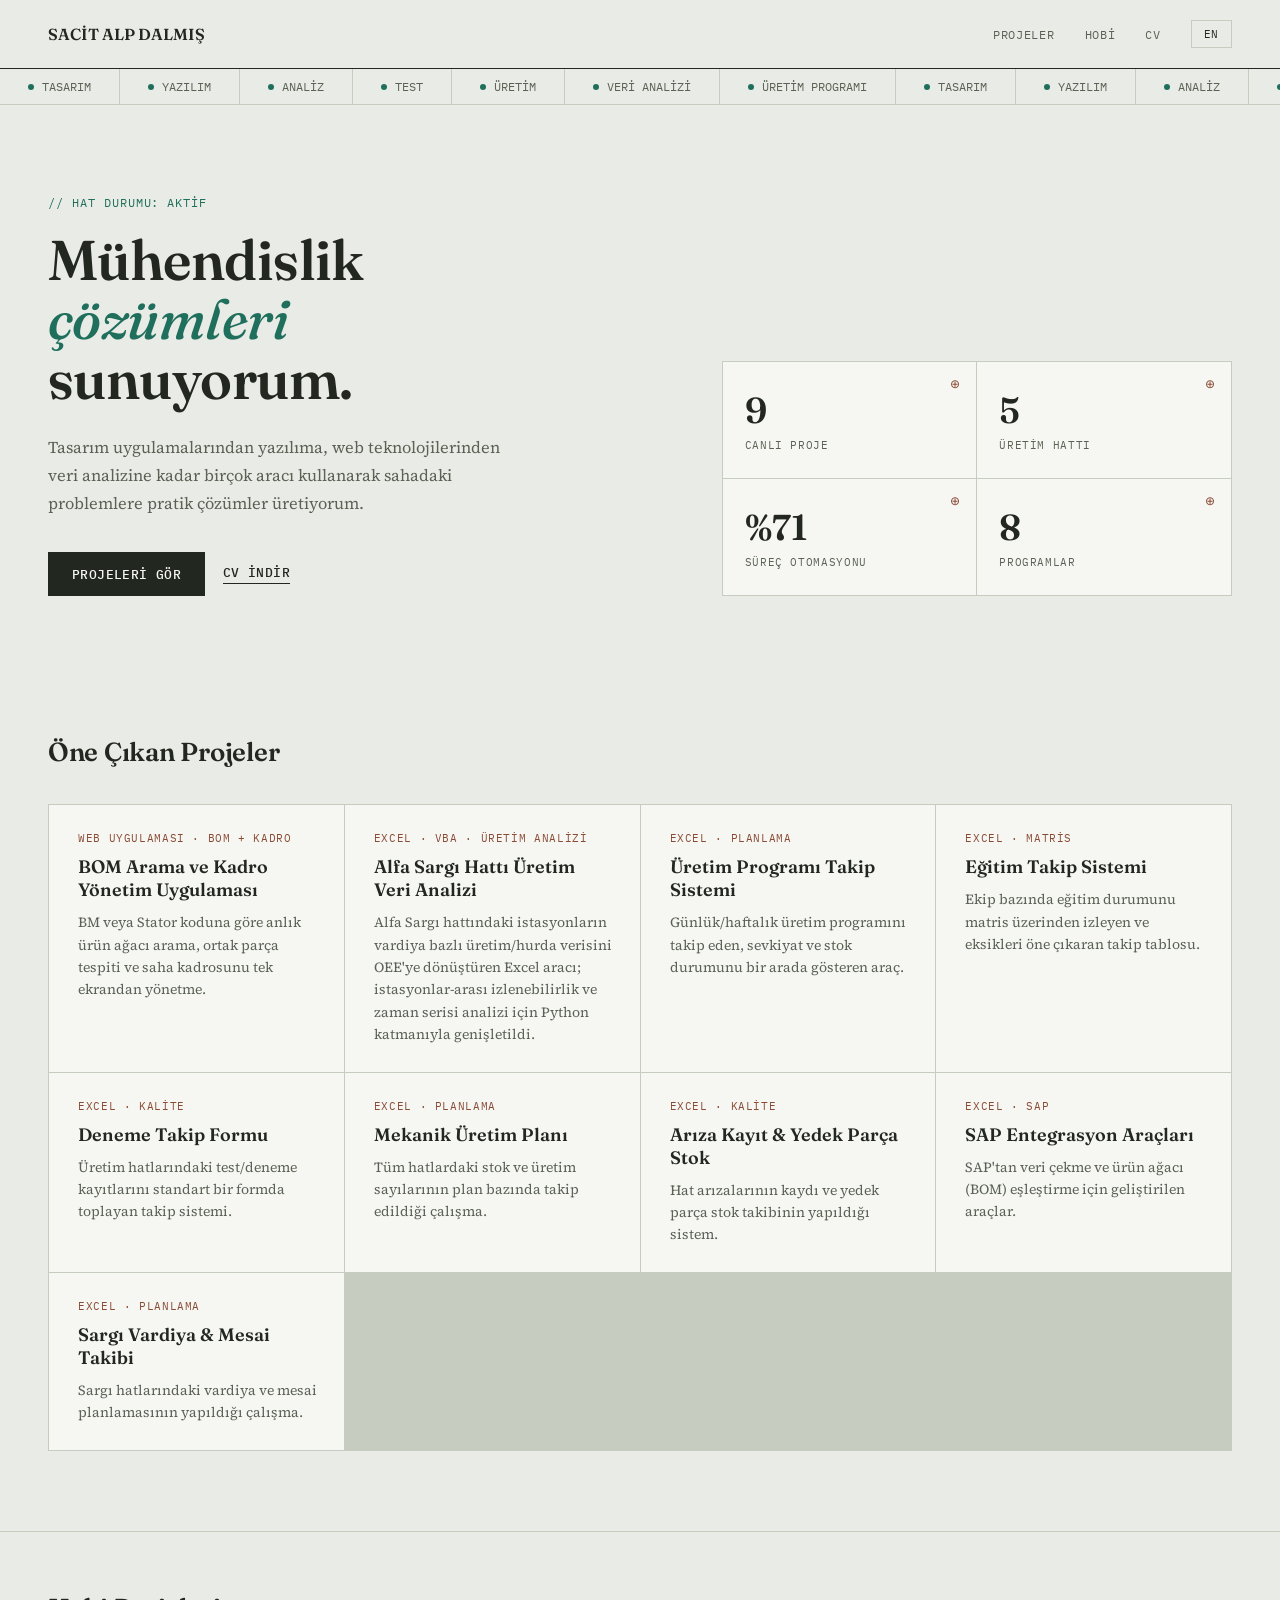
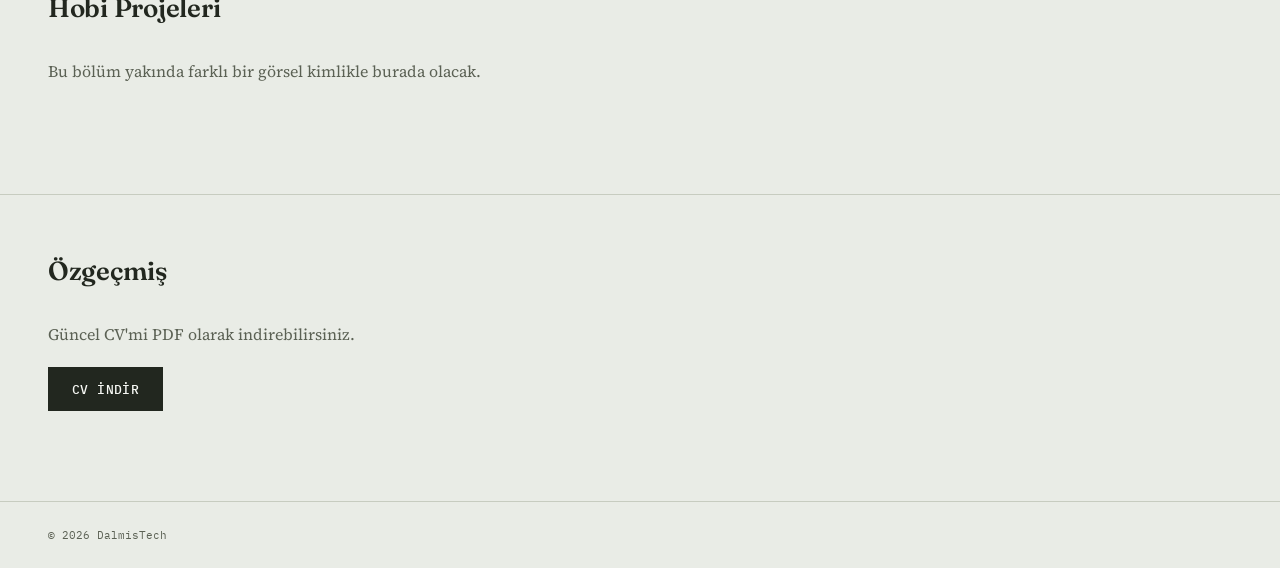
<file: index.html>
<!DOCTYPE html>
<html lang="tr" data-lang="tr">
<head>
<meta charset="UTF-8">
<meta name="viewport" content="width=device-width, initial-scale=1.0">
<title>Sacit Alp Dalmış — Portfolyo</title>
<link rel="preconnect" href="https://fonts.googleapis.com">
<link href="https://fonts.googleapis.com/css2?family=Fraunces:opsz,wght@9..144,500;9..144,600;9..144,700&family=Source+Serif+4:wght@400;500;600&family=IBM+Plex+Mono:wght@400;500&family=Caveat:wght@500;600&display=swap" rel="stylesheet">
<link rel="stylesheet" href="style.css">
</head>
<body>

<nav>
  <a href="index.html" class="logo">SACİT ALP DALMIŞ</a>
  <div class="navlinks">
    <a href="#projeler" data-i18n="nav_projects">PROJELER</a>
    <a href="#hobi" data-i18n="nav_hobby">HOBİ</a>
    <a href="#cv" data-i18n="nav_cv">CV</a>
    <button id="langToggle" class="lang-btn">EN</button>
  </div>
</nav>

<div class="status-strip">
  <div class="track" id="marqueeTrack">
    <div class="marquee-set" id="marqueeMaster">
      <div class="item"><span class="dot"></span><span data-i18n="s_design">TASARIM</span></div>
      <div class="item"><span class="dot"></span><span data-i18n="s_software">YAZILIM</span></div>
      <div class="item"><span class="dot"></span><span data-i18n="s_analyze">ANALİZ</span></div>
      <div class="item"><span class="dot"></span><span data-i18n="s_test">TEST</span></div>
      <div class="item"><span class="dot"></span><span data-i18n="s_production">ÜRETİM</span></div>
      <div class="item"><span class="dot"></span><span data-i18n="s_data_analysis">VERİ ANALİZİ</span></div>
      <div class="item"><span class="dot"></span><span data-i18n="s_plan">ÜRETİM PROGRAMI</span></div>
    </div>
  </div>
</div>

<header class="hero">
  <div>
    <div class="eyebrow" data-i18n="eyebrow">// Hat Durumu: Aktif</div>
    <h1>
      <span data-i18n="h1_1">Mühendislik</span><br>
      <span class="accent" data-i18n="h1_2">çözümleri</span><br>
      <span data-i18n="h1_3">sunuyorum.</span>
    </h1>
    <p class="lead" data-i18n="lead">Excel'den VBA'ya, web teknolojilerinden veri analizine kadar birçok aracı kullanarak sahadaki problemlere pratik çözümler üretiyorum.</p>
    <div class="ctas">
      <a href="#projeler" class="btn" data-i18n="cta_projects">PROJELERİ GÖR</a>
      <a href="#cv" class="btn ghost" data-i18n="cta_cv">CV İNDİR</a>
    </div>
  </div>

  <div class="kpis" id="kpiWrap">
    <!-- KPI kartları JS ile projects verisinden üretilir -->
  </div>
</header>

<!-- Radyal menü, JS tarafından tetiklenince buraya konumlandırılır -->
<div id="radialMenu" class="radial-menu" aria-hidden="true"></div>
<div id="radialHoverZone" class="radial-hover-zone"></div>
<div id="radialOverlay" class="radial-overlay"></div>

<section id="projeler" class="projects">
  <h2 data-i18n="projects_title">Öne Çıkan Projeler</h2>
  <div class="project-grid" id="projectGrid">
    <!-- Kartlar JS ile üretilir -->
  </div>
</section>

<section id="hobi" class="hobby-teaser">
  <h2 data-i18n="hobby_title">Hobi Projeleri</h2>
  <p data-i18n="hobby_text">Bu bölüm yakında farklı bir görsel kimlikle burada olacak.</p>
</section>

<section id="cv" class="cv-section">
  <h2 data-i18n="cv_title">Özgeçmiş</h2>
  <p data-i18n="cv_text">Güncel CV'mi PDF olarak indirebilirsiniz.</p>
  <a href="assets/cv-tr.pdf" id="cvDownload" class="btn" download="SACITALPDALMIS_CV_P.pdf" data-i18n="cta_cv">CV İNDİR</a>
</section>

<footer>
  <span data-i18n="footer">© 2026 DalmisTech</span>
</footer>

<script src="data/projects.js"></script>
<script src="data/i18n.js"></script>
<script src="script.js"></script>
</body>
</html>
</file>
<file: style.css>
:root{
  --bg:#E9ECE6;
  --panel:#F6F7F3;
  --panel-border:#C7CCC0;
  --ink:#22271F;
  --teal:#1F6F5C;
  --rust:#8A4A34;
  --steel:#5B6154;
  --white:#F6F7F3;
  --radius:2px;
}

*{ box-sizing:border-box; margin:0; padding:0; }

body{
  background: var(--bg);
  color: var(--ink);
  font-family:'Source Serif 4', serif;
  overflow-x:hidden;
}

a{ color:inherit; text-decoration:none; }

/* NAV */
nav{
  display:flex; justify-content:space-between; align-items:center;
  padding: 20px 48px;
  border-bottom: 1.5px solid var(--ink);
  position:sticky; top:0;
  background: var(--bg);
  z-index: 50;
}
nav .logo{
  font-family:'Fraunces', serif;
  font-weight:600;
  font-size:16px;
}
nav .logo span{ color: var(--teal); }
nav .navlinks{
  display:flex; align-items:center; gap:30px;
  font-family:'IBM Plex Mono', monospace;
  font-size:11.5px;
  color: var(--steel);
  text-transform:uppercase;
  letter-spacing:0.06em;
}
nav .navlinks a:hover{ color: var(--ink); }
.lang-btn{
  font-family:'IBM Plex Mono', monospace;
  font-size:11px;
  background:transparent;
  border:1px solid var(--panel-border);
  color: var(--ink);
  padding:6px 12px;
  cursor:pointer;
  letter-spacing:0.06em;
}
.lang-btn:hover{ border-color: var(--teal); color: var(--teal); }

/* STATUS STRIP */
.status-strip{
  display:flex;
  border-bottom: 1px solid var(--panel-border);
  overflow:hidden;
  white-space:nowrap;
}
.status-strip .track{ display:flex; }
.marquee-set{ display:flex; flex-shrink:0; }
.status-strip .item{
  font-family:'IBM Plex Mono', monospace;
  font-size:11.5px;
  color: var(--steel);
  padding: 10px 28px;
  border-right: 1px solid var(--panel-border);
  display:flex; align-items:center; gap:8px;
}
.status-strip .dot{ width:6px; height:6px; border-radius:50%; background: var(--teal); }
@keyframes scroll{ 0%{transform:translateX(0);} 100%{transform:translateX(-50%);} }

/* HERO */
.hero{
  padding: 90px 48px 60px;
  display:grid;
  grid-template-columns: 1.1fr 0.9fr;
  gap: 50px;
  align-items:end;
}
.eyebrow{
  font-family:'IBM Plex Mono', monospace;
  font-size:12px;
  color: var(--teal);
  letter-spacing:0.08em;
  text-transform:uppercase;
  margin-bottom:20px;
}
h1{
  font-family:'Fraunces', serif;
  font-weight:600;
  font-size: 56px;
  line-height:1.06;
  letter-spacing:-0.01em;
  margin-bottom:26px;
}
h1 .accent{ font-style:italic; color: var(--teal); font-weight:500; }
p.lead{
  font-size:16.5px;
  line-height:1.7;
  color: var(--steel);
  max-width:460px;
  margin-bottom:34px;
}
.ctas{ display:flex; gap:18px; align-items:center; }
.btn{
  display:inline-block;
  font-family:'IBM Plex Mono', monospace;
  font-size:12.5px;
  padding:14px 24px;
  background: var(--ink);
  color: var(--white);
  font-weight:500;
  border:none;
  cursor:pointer;
  letter-spacing:0.03em;
}
.btn.ghost{
  background:transparent;
  color: var(--ink);
  border-bottom:1px solid var(--ink);
  padding: 0 0 3px;
}
.btn:hover{ opacity:0.82; }

/* KPI GRID + RADIAL TRIGGERS */
.kpis{
  display:grid;
  grid-template-columns: 1fr 1fr;
  gap:1px;
  background: var(--panel-border);
  border:1px solid var(--panel-border);
}
.kpi{
  background: var(--panel);
  padding: 26px 22px;
  cursor: pointer;
  position:relative;
  transition: background 0.15s ease;
}
.kpi:hover{ background:#EFF1EA; }
.kpi .num{
  font-family:'Fraunces', serif;
  font-weight:600;
  font-size:36px;
  color: var(--ink);
}
.kpi .num span{ color: var(--teal); font-size:19px; }
.kpi .label{
  font-family:'IBM Plex Mono', monospace;
  font-size:10.5px;
  color: var(--steel);
  text-transform:uppercase;
  letter-spacing:0.06em;
  margin-top:6px;
}
.kpi.has-menu::after{
  content:"⊕";
  position:absolute;
  top:14px; right:16px;
  font-size:12px;
  color: var(--rust);
}

/* RADIAL MENU */
.radial-overlay{
  position:fixed; inset:0;
  background: rgba(34,39,31,0.35);
  backdrop-filter: blur(2px);
  opacity:0; pointer-events:none;
  transition: opacity 0.18s ease;
  z-index: 90;
}
.radial-overlay.active{ opacity:1; pointer-events:auto; }

.radial-menu{
  position:fixed;
  width: 0; height:0;
  z-index: 100;
  pointer-events:none;
}
.radial-menu.active{ pointer-events:auto; }

/* Dilimler arası boşluklarda fareyi yakalayan görünmez daire — bu olmadan
   fare bir kutudan çıkıp boşluğa girince menü anında kapanıyordu. */
.radial-hover-zone{
  position: fixed;
  border-radius: 50%;
  z-index: 95; /* overlay(90) < bu(95) < radial-menu/liste(100) */
  pointer-events: none;
  background: transparent;
}
.radial-hover-zone.active{ pointer-events: auto; }

/* Dokunmatik cihazlarda: dikey, kaydırılabilir liste (daire dar ekranda
   çok öğeyle sığmıyor — bkz. script.js openListMenu) */
.radial-menu.list-mode{
  left: 50% !important;
  top: 50% !important;
  width: min(340px, 88vw);
  height: auto;
  max-height: 75vh;
  overflow-y: auto;
  display: flex;
  flex-direction: column;
  gap: 10px;
  background: var(--panel);
  border: 1px solid var(--panel-border);
  padding: 18px;
  transform: translate(-50%, -50%) scale(0.94);
  opacity: 0;
  transition: transform 0.2s ease, opacity 0.2s ease;
}
.radial-menu.list-mode.active{
  transform: translate(-50%, -50%) scale(1);
  opacity: 1;
}
.list-header{
  display:flex;
  align-items:baseline;
  gap: 10px;
  padding-bottom: 12px;
  border-bottom: 1px solid var(--panel-border);
  margin-bottom: 4px;
}
.list-num{
  font-family:'Fraunces', serif;
  font-weight:600;
  font-size: 22px;
  color: var(--ink);
}
.list-label{
  font-family:'IBM Plex Mono', monospace;
  font-size: 11px;
  color: var(--steel);
  text-transform: uppercase;
  letter-spacing: 0.06em;
}
.radial-menu.list-mode .radial-item{
  position: relative;
  width: 100%;
  min-width: 0;
  box-sizing: border-box;
  transform: none !important;
  opacity: 1 !important;
  left: auto;
}
.radial-menu.list-mode .radial-item .ri-inner{
  padding: 14px;
}
.radial-menu.list-mode .list-header,
.radial-menu.list-mode .ri-title,
.radial-menu.list-mode .ri-tag,
.radial-menu.list-mode .ri-metric,
.radial-menu.list-mode .list-label{
  min-width: 0;
  overflow-wrap: break-word;
  word-break: break-word;
}

.radial-center{
  position:absolute;
  width:64px; height:64px;
  left:-32px; top:-32px;
  border-radius:50%;
  background: var(--teal);
  color: var(--white);
  display:flex; align-items:center; justify-content:center;
  font-family:'IBM Plex Mono', monospace;
  font-size:10px;
  text-align:center;
  font-weight:500;
  transform: scale(0);
  transition: transform 0.22s cubic-bezier(.2,1.4,.4,1);
}
.radial-menu.active .radial-center{ transform: scale(1); }

.radial-item{
  position:absolute;
  left:0; top:0;
  width:150px;
  --tx: 0px; --ty: 0px;
  transform: translate(calc(-50% + var(--tx)), calc(-50% + var(--ty))) scale(0);
  opacity:0;
  transition: transform 0.24s cubic-bezier(.2,1.4,.4,1), opacity 0.18s ease;
  text-align:center;
}
.radial-menu.active .radial-item{
  transform: translate(calc(-50% + var(--tx)), calc(-50% + var(--ty))) scale(1);
  opacity:1;
}

.radial-item .ri-inner{
  background: var(--panel);
  border: 1px solid var(--panel-border);
  padding: 12px 14px;
  cursor:pointer;
}
.radial-item .ri-inner:hover{
  border-color: var(--teal);
  background:#EFF1EA;
}
.radial-item .ri-tag{
  font-family:'IBM Plex Mono', monospace;
  font-size:9.5px;
  color: var(--rust);
  text-transform:uppercase;
  letter-spacing:0.06em;
  margin-bottom:4px;
}
.radial-item .ri-title{
  font-family:'Source Serif 4', serif;
  font-size:13px;
  font-weight:500;
  color: var(--ink);
  line-height:1.3;
}
.radial-item.skill-item .ri-inner{ cursor: default; }
.ri-dots{
  margin-top:6px;
  font-size:13px;
  letter-spacing:2px;
}
.ri-dots .dots-filled{ color: var(--teal); }
.ri-dots .dots-empty{ color: var(--panel-border); }
.ri-metric{
  font-family:'IBM Plex Mono', monospace;
  font-size:9.5px;
  color: var(--teal);
  margin-top:6px;
  line-height:1.4;
}
.radial-line{
  position:absolute;
  height:1px;
  background: var(--panel-border);
  transform-origin: 0 0;
  z-index:-1;
  opacity:0;
  transition: opacity 0.18s ease;
}
.radial-menu.active .radial-line{ opacity:1; }

/* PROJECT GRID */
.projects{ padding: 80px 48px; }
.projects h2, .hobby-teaser h2, .cv-section h2{
  font-family:'Fraunces', serif;
  font-weight:600;
  font-size:26px;
  margin-bottom: 36px;
  letter-spacing:-0.01em;
}
.project-grid{
  display:grid;
  grid-template-columns: repeat(auto-fit, minmax(280px, 1fr));
  gap: 1px;
  background: var(--panel-border);
  border: 1px solid var(--panel-border);
}
.project-card{
  background: var(--panel);
  padding: 26px;
  scroll-margin-top: 100px;
  border-left: 3px solid transparent;
  transition: border-color 0.3s ease, background 0.15s ease;
  display: block;
}
.project-card:hover{
  background:#EFF1EA;
  border-left-color: var(--teal);
}
.project-card .pc-tag{
  font-family:'IBM Plex Mono', monospace;
  font-size:10.5px;
  color: var(--rust);
  text-transform:uppercase;
  letter-spacing:0.06em;
  margin-bottom:10px;
}
.project-card h3{
  font-family:'Fraunces', serif;
  font-weight:600;
  font-size:18px;
  margin-bottom:10px;
}
.project-card p{
  font-size:14px;
  color: var(--steel);
  line-height:1.6;
}

.hobby-teaser, .cv-section{
  padding: 60px 48px 90px;
  border-top: 1px solid var(--panel-border);
}
.hobby-teaser p, .cv-section p{
  color: var(--steel);
  margin-bottom: 22px;
  max-width: 480px;
}

footer{
  padding: 26px 48px;
  border-top: 1px solid var(--panel-border);
  font-family:'IBM Plex Mono', monospace;
  font-size:11px;
  color: var(--steel);
}

/* PROJECT DETAIL PAGE */
.detail-wrap{ max-width: 900px; margin: 0 auto; padding: 56px 48px 20px; }
.back-link{
  display:inline-block;
  font-family:'IBM Plex Mono', monospace;
  font-size:12px;
  color: var(--steel);
  margin-bottom: 34px;
}
.back-link:hover{ color: var(--teal); }

.detail-tag{
  font-family:'IBM Plex Mono', monospace;
  font-size:12px;
  color: var(--teal);
  letter-spacing:0.08em;
  text-transform:uppercase;
  margin-bottom:18px;
}
.detail-title{
  font-family:'Fraunces', serif;
  font-weight:600;
  font-size:42px;
  line-height:1.12;
  margin-bottom:26px;
  max-width: 640px;
}
.detail-long{
  font-size:16.5px;
  line-height:1.75;
  color: var(--steel);
  max-width: 620px;
  margin-bottom: 36px;
}

.detail-stack-label, .detail-related-label{
  font-family:'IBM Plex Mono', monospace;
  font-size:11px;
  color: var(--steel);
  text-transform:uppercase;
  letter-spacing:0.08em;
  margin-bottom:12px;
}
.stack-chips{ display:flex; flex-wrap:wrap; gap:10px; margin-bottom:36px; }
.chip{
  font-family:'IBM Plex Mono', monospace;
  font-size:12px;
  padding: 7px 14px;
  border: 1px solid var(--panel-border);
  background: var(--panel);
  color: var(--ink);
}

.detail-media{
  border: 1px dashed var(--panel-border);
  background: var(--panel);
  padding: 40px;
  text-align:center;
  color: var(--steel);
  font-family:'IBM Plex Mono', monospace;
  font-size:12.5px;
  margin-bottom: 36px;
}
.detail-media video, .detail-media img{ width:100%; display:block; }
.detail-media-caption{
  font-family:'IBM Plex Mono', monospace;
  font-size:11px;
  color: var(--steel);
  padding: 10px 14px;
  border-top: 1px solid var(--panel-border);
  background: var(--panel);
}

/* Metin+görsel iç içe anlatı bloğu (sections) */
.detail-image{
  margin: 0 0 30px;
  max-width: 620px;
}
.detail-image img{
  width: 100%;
  display: block;
  border: 1px solid var(--panel-border);
}
.detail-image-caption{
  font-family:'IBM Plex Mono', monospace;
  font-size: 11px;
  color: var(--steel);
  margin-top: 10px;
}

.detail-ctas{ display:flex; gap:16px; margin-bottom: 60px; }

.related-section{ margin-top: 20px; }
.related-section h2{
  font-family:'Fraunces', serif;
  font-weight:600;
  font-size:20px;
  margin-bottom: 22px;
}

.not-found{
  font-family:'Source Serif 4', serif;
  font-size:17px;
  color: var(--steel);
}

@media (max-width: 860px){
  .detail-wrap{ padding: 40px 24px 20px; }
  .detail-title{ font-size: 32px; }
}

@media (max-width: 860px){
  .hero{ grid-template-columns: 1fr; padding: 60px 24px 40px; }
  h1{ font-size: 38px; }
  nav{ padding: 16px 20px; }
  nav .navlinks{ gap:16px; font-size:10px; }
  .projects, .hobby-teaser, .cv-section{ padding-left:24px; padding-right:24px; }
  .radial-item{ width:120px; }
}
</file>
